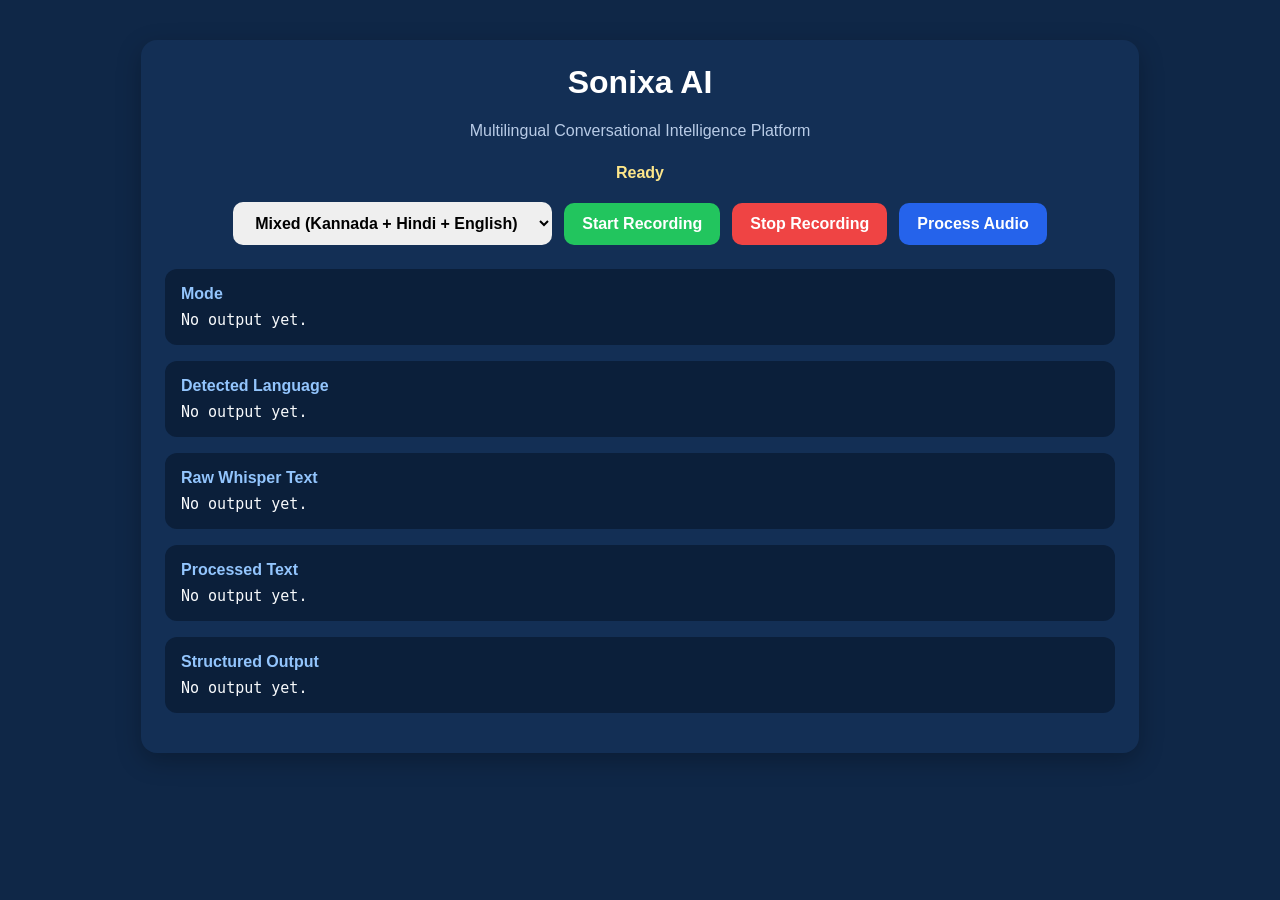
<file: static/index.html>
<!DOCTYPE html>
<html lang="en">
<head>
  <meta charset="UTF-8" />
  <meta name="viewport" content="width=device-width, initial-scale=1.0" />
  <title>Sonixa AI</title>
  <style>
    body {
      font-family: Arial, sans-serif;
      background: #0f2747;
      color: white;
      margin: 0;
      padding: 0;
    }

    .container {
      max-width: 950px;
      margin: 40px auto;
      background: #132f55;
      padding: 24px;
      border-radius: 16px;
      box-shadow: 0 8px 24px rgba(0,0,0,0.25);
    }

    h1 {
      margin-top: 0;
      text-align: center;
      color: white;
    }

    .subtitle {
      text-align: center;
      color: #b8cbe6;
      margin-bottom: 24px;
    }

    .status {
      text-align: center;
      margin-bottom: 20px;
      color: #fde68a;
      font-weight: bold;
    }

    .controls {
      display: flex;
      gap: 12px;
      justify-content: center;
      flex-wrap: wrap;
      margin-bottom: 24px;
      align-items: center;
    }

    button, select {
      padding: 12px 18px;
      border: none;
      border-radius: 10px;
      font-size: 16px;
      font-weight: bold;
    }

    button {
      cursor: pointer;
    }

    .start-btn { background: #22c55e; color: white; }
    .stop-btn { background: #ef4444; color: white; }
    .send-btn { background: #2563eb; color: white; }

    .box {
      background: #0b1f3a;
      padding: 16px;
      border-radius: 12px;
      margin-bottom: 16px;
    }

    .label {
      font-weight: bold;
      margin-bottom: 8px;
      color: #93c5fd;
    }

    pre {
      white-space: pre-wrap;
      word-wrap: break-word;
      margin: 0;
      font-size: 15px;
      color: #f8fafc;
    }
  </style>
</head>
<body>
  <div class="container">
    <h1>Sonixa AI</h1>
    <div class="subtitle">Multilingual Conversational Intelligence Platform</div>

    <div class="status" id="status">Ready</div>

    <div class="controls">
      <select id="modeSelect">
        <option value="mixed">Mixed (Kannada + Hindi + English)</option>
        <option value="hindi">Hindi-English</option>
        <option value="kannada">Kannada-English</option>
        <option value="english">English</option>
      </select>

      <button class="start-btn" id="startBtn">Start Recording</button>
      <button class="stop-btn" id="stopBtn" disabled>Stop Recording</button>
      <button class="send-btn" id="sendBtn" disabled>Process Audio</button>
    </div>

    <div class="box">
      <div class="label">Mode</div>
      <pre id="modeOutput">No output yet.</pre>
    </div>

    <div class="box">
      <div class="label">Detected Language</div>
      <pre id="detectedLanguage">No output yet.</pre>
    </div>

    <div class="box">
      <div class="label">Raw Whisper Text</div>
      <pre id="rawText">No output yet.</pre>
    </div>

    <div class="box">
      <div class="label">Processed Text</div>
      <pre id="processedText">No output yet.</pre>
    </div>

    <div class="box">
      <div class="label">Structured Output</div>
      <pre id="structuredOutput">No output yet.</pre>
    </div>
  </div>

  <script>
    let mediaRecorder;
    let audioChunks = [];
    let recordedBlob = null;

    const statusEl = document.getElementById("status");
    const modeOutputEl = document.getElementById("modeOutput");
    const detectedLanguageEl = document.getElementById("detectedLanguage");
    const rawTextEl = document.getElementById("rawText");
    const processedTextEl = document.getElementById("processedText");
    const structuredOutputEl = document.getElementById("structuredOutput");
    const modeSelect = document.getElementById("modeSelect");

    const startBtn = document.getElementById("startBtn");
    const stopBtn = document.getElementById("stopBtn");
    const sendBtn = document.getElementById("sendBtn");

    startBtn.addEventListener("click", async () => {
      try {
        const stream = await navigator.mediaDevices.getUserMedia({
          audio: {
            echoCancellation: true,
            noiseSuppression: true,
            autoGainControl: true
          }
        });

        audioChunks = [];
        mediaRecorder = new MediaRecorder(stream, {
          mimeType: "audio/webm"
        });

        mediaRecorder.ondataavailable = event => {
          if (event.data.size > 0) {
            audioChunks.push(event.data);
          }
        };

        mediaRecorder.onstop = () => {
          recordedBlob = new Blob(audioChunks, { type: "audio/webm" });
          sendBtn.disabled = false;
          statusEl.textContent = "Recording stopped. Ready to process.";
        };

        mediaRecorder.start();
        statusEl.textContent = "Recording...";
        startBtn.disabled = true;
        stopBtn.disabled = false;
        sendBtn.disabled = true;
      } catch (error) {
        statusEl.textContent = "Microphone access denied or unavailable.";
        console.error(error);
      }
    });

    stopBtn.addEventListener("click", () => {
      if (mediaRecorder && mediaRecorder.state !== "inactive") {
        mediaRecorder.stop();
        stopBtn.disabled = true;
        startBtn.disabled = false;
      }
    });

    sendBtn.addEventListener("click", async () => {
      if (!recordedBlob) {
        statusEl.textContent = "No recording found.";
        return;
      }

      statusEl.textContent = "Processing audio...";
      modeOutputEl.textContent = "Processing...";
      detectedLanguageEl.textContent = "Processing...";
      rawTextEl.textContent = "Processing...";
      processedTextEl.textContent = "Processing...";
      structuredOutputEl.textContent = "Processing...";

      const formData = new FormData();
      formData.append("file", recordedBlob, "recording.webm");
      formData.append("mode", modeSelect.value);

      try {
        const response = await fetch("/process-audio", {
          method: "POST",
          body: formData
        });

        const data = await response.json();

        if (data.error) {
          statusEl.textContent = "Error while processing.";
          structuredOutputEl.textContent = data.error;
          return;
        }

        statusEl.textContent = "Done";
        modeOutputEl.textContent = data.mode || "unknown";
        detectedLanguageEl.textContent = data.detected_language || "unknown";
        rawTextEl.textContent = data.raw_text || "No text returned";
        processedTextEl.textContent = data.processed_text || "No text returned";
        structuredOutputEl.textContent = JSON.stringify(data.structured_output, null, 2);
      } catch (error) {
        statusEl.textContent = "Request failed.";
        structuredOutputEl.textContent = error.toString();
      }
    });
  </script>
</body>
</html>
</file>
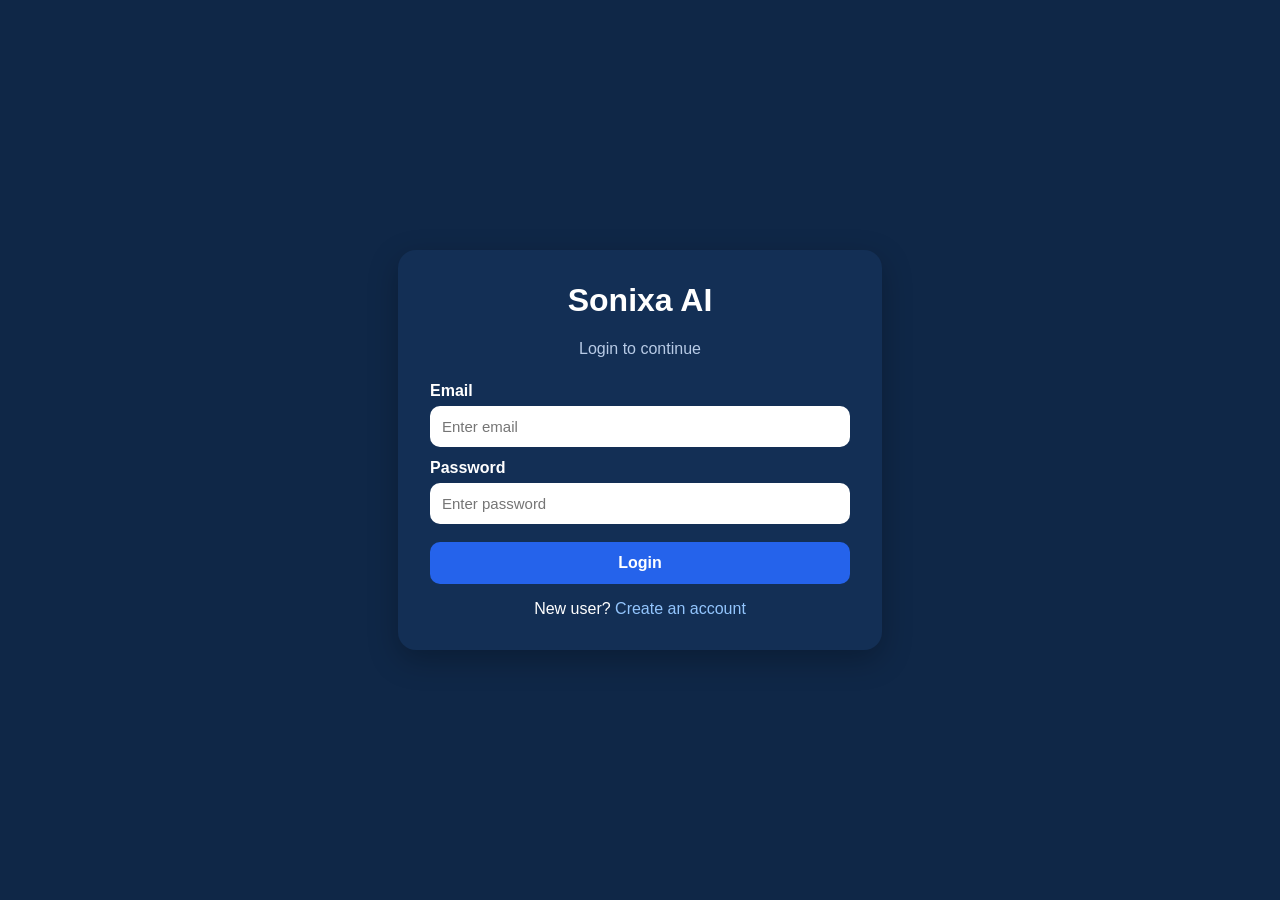
<file: static/dashboard.html>
<!DOCTYPE html>
<html lang="en">
<head>
  <meta charset="UTF-8" />
  <meta name="viewport" content="width=device-width, initial-scale=1.0" />
  <title>Sonixa AI - Dashboard</title>
  <style>
    body {
      margin: 0;
      font-family: Arial, sans-serif;
      background: #0f2747;
      color: white;
    }
    .topbar {
      display: flex;
      justify-content: space-between;
      align-items: center;
      padding: 18px 28px;
      background: #132f55;
      box-shadow: 0 4px 12px rgba(0,0,0,0.2);
    }
    .topbar h1 { margin: 0; font-size: 28px; }
    .actions {
      display: flex;
      gap: 12px;
      align-items: center;
      flex-wrap: wrap;
    }
    .badge {
      background: #1d4ed8;
      padding: 8px 12px;
      border-radius: 999px;
      font-weight: bold;
    }
    .btn {
      padding: 10px 14px;
      border: none;
      border-radius: 10px;
      cursor: pointer;
      font-weight: bold;
    }
    .navbtn { background: #2563eb; color: white; }
    .logout { background: #ef4444; color: white; }

    .container {
      max-width: 1100px;
      margin: 30px auto;
      background: #132f55;
      padding: 24px;
      border-radius: 18px;
    }

    .status {
      text-align: center;
      color: #fde68a;
      font-weight: bold;
      margin-bottom: 18px;
    }

    .controls {
      display: flex;
      gap: 12px;
      justify-content: center;
      flex-wrap: wrap;
      margin-bottom: 20px;
      align-items: center;
    }

    select {
      padding: 12px;
      border-radius: 10px;
      border: none;
      font-size: 15px;
    }

    button.main-btn {
      padding: 12px 18px;
      border: none;
      border-radius: 10px;
      font-size: 16px;
      font-weight: bold;
      cursor: pointer;
    }

    .start-btn { background: #22c55e; color: white; }
    .stop-btn { background: #ef4444; color: white; }
    .send-btn { background: #2563eb; color: white; }
    .save-btn { background: #f59e0b; color: black; width: 100%; margin-top: 18px; }
    .print-btn { background: #22c55e; color: black; width: 100%; margin-top: 10px; }

    .box {
      background: #0b1f3a;
      padding: 16px;
      border-radius: 12px;
      margin-bottom: 16px;
    }

    .label {
      font-weight: bold;
      margin-bottom: 8px;
      color: #93c5fd;
    }

    pre {
      white-space: pre-wrap;
      word-wrap: break-word;
      margin: 0;
      font-size: 15px;
      color: #f8fafc;
    }

    .grid {
      display: grid;
      grid-template-columns: repeat(2, 1fr);
      gap: 16px;
    }

    input, textarea {
      width: 100%;
      padding: 12px;
      border-radius: 10px;
      border: none;
      box-sizing: border-box;
      margin-top: 6px;
      font-size: 15px;
    }

    textarea {
      min-height: 90px;
      resize: vertical;
    }

    .hidden {
      display: none;
    }
  </style>
</head>
<body>
  <div class="topbar">
    <h1>Sonixa AI</h1>
    <div class="actions">
      <div class="badge" id="domainBadge">domain</div>
      <button class="btn navbtn" id="historyBtn" onclick="goHistory()">History</button>
      <button class="btn navbtn" onclick="goBack()">Back</button>
      <button class="btn logout" onclick="logout()">Logout</button>
    </div>
  </div>

  <div class="container">
    <div class="status" id="status">Ready</div>

    <div class="controls">
      <select id="languageHint">
        <option value="auto">Auto Detect</option>
        <option value="kannada">Kannada Priority</option>
        <option value="hindi">Hindi Priority</option>
        <option value="english">English Priority</option>
      </select>

      <button class="main-btn start-btn" id="startBtn">Start Recording</button>
      <button class="main-btn stop-btn" id="stopBtn" disabled>Stop Recording</button>
      <button class="main-btn send-btn" id="sendBtn" disabled>Process Audio</button>
    </div>

    <div class="box">
      <div class="label">Current Context</div>
      <pre id="recordContext">New record flow</pre>
    </div>

    <div class="box">
      <div class="label">Detected Language</div>
      <pre id="detectedLanguage">No output yet.</pre>
    </div>

    <div class="box">
      <div class="label">Raw Whisper Text</div>
      <pre id="rawText">No output yet.</pre>
    </div>

    <div class="box">
      <div class="label">Processed Text</div>
      <pre id="processedText">No output yet.</pre>
    </div>

    <div class="box" id="healthcareReportBox">
      <div class="label">Editable Final Report</div>

      <div class="grid">
        <div>
          <label>Symptoms (comma separated)</label>
          <input type="text" id="symptoms">
        </div>
        <div>
          <label>Duration</label>
          <input type="text" id="duration">
        </div>
        <div>
          <label>Body Part (comma separated)</label>
          <input type="text" id="bodyPart">
        </div>
        <div>
          <label>Severity</label>
          <input type="text" id="severity">
        </div>
      </div>

      <div style="margin-top:16px;">
        <label>Past History</label>
        <textarea id="pastHistory"></textarea>
      </div>

      <div style="margin-top:16px;">
        <label>Observations</label>
        <textarea id="observations"></textarea>
      </div>

      <div style="margin-top:16px;">
        <label>Probable Status</label>
        <input type="text" id="probableStatus">
      </div>

      <div style="margin-top:16px;">
        <label>Treatment Advice</label>
        <textarea id="treatmentAdvice"></textarea>
      </div>

      <div style="margin-top:16px;">
        <label>Notes</label>
        <textarea id="notes"></textarea>
      </div>
    </div>

    <div class="box hidden" id="financeReportBox">
      <div class="label">Editable Finance Report</div>

      <div class="grid">
        <div>
          <label>Payment Status</label>
          <input type="text" id="paymentStatus">
        </div>
        <div>
          <label>Amount</label>
          <input type="text" id="amount">
        </div>
        <div>
          <label>Payment Mode</label>
          <input type="text" id="paymentMode">
        </div>
        <div>
          <label>Payment Date</label>
          <input type="text" id="paymentDate">
        </div>
      </div>

      <div style="margin-top:16px;">
        <label>Reason for Payment</label>
        <textarea id="reasonForPayment"></textarea>
      </div>

      <div style="margin-top:16px;">
        <label>Account / Loan Confirmation</label>
        <input type="text" id="accountLoanConfirmation">
      </div>

      <div style="margin-top:16px;">
        <label>Executive Notes</label>
        <textarea id="executiveNotes"></textarea>
      </div>
    </div>

    <div class="box" id="healthcareInfoBox">
      <div class="label">Patient Details (save after conversation)</div>

      <div class="grid">
        <div>
          <label>Patient Name</label>
          <input type="text" id="patientName">
        </div>
        <div>
          <label>Age</label>
          <input type="text" id="patientAge">
        </div>
        <div>
          <label>Gender</label>
          <input type="text" id="patientGender">
        </div>
        <div>
          <label>Phone</label>
          <input type="text" id="patientPhone">
        </div>
      </div>

      <div style="margin-top:16px;">
        <label>Patient Notes</label>
        <textarea id="patientNotes"></textarea>
      </div>
    </div>

    <div class="box hidden" id="financeInfoBox">
      <div class="label">Account Holder Details</div>

      <div class="grid">
        <div>
          <label>Account Holder Name</label>
          <input type="text" id="accountHolderName">
        </div>
        <div>
          <label>Account / Loan Number</label>
          <input type="text" id="accountNumber">
        </div>
        <div>
          <label>Contact Number</label>
          <input type="text" id="contactNumber">
        </div>
        <div>
          <label>General Notes</label>
          <input type="text" id="financeNotes">
        </div>
      </div>
    </div>

    <button class="main-btn save-btn" id="saveBtn">Save Record + Conversation</button>
    <button class="main-btn print-btn" onclick="printReport()">🖨️ Print Report</button>
  </div>

  <script>
    const token = localStorage.getItem("sonixa_token");
    const domain = localStorage.getItem("sonixa_domain") || "healthcare";
    const selectedPatientData = localStorage.getItem("selected_patient_data");

    if (!token) {
      window.location.href = "/static/login.html";
    }

    document.getElementById("domainBadge").textContent = domain;

    const healthcareReportBox = document.getElementById("healthcareReportBox");
    const financeReportBox = document.getElementById("financeReportBox");
    const healthcareInfoBox = document.getElementById("healthcareInfoBox");
    const financeInfoBox = document.getElementById("financeInfoBox");

    if (domain === "finance") {
      healthcareReportBox.classList.add("hidden");
      healthcareInfoBox.classList.add("hidden");
      financeReportBox.classList.remove("hidden");
      financeInfoBox.classList.remove("hidden");

      if (selectedPatientData) {
        try {
          const record = JSON.parse(selectedPatientData);
          document.getElementById("recordContext").textContent =
            `Existing finance record selected: ${record.display_name || record.account_holder_name || "-"} | Contact: ${record.contact_number || "-"}`;

          document.getElementById("accountHolderName").value = record.display_name || "";
          document.getElementById("accountNumber").value = record.account_number || "";
          document.getElementById("contactNumber").value = record.contact_number || "";
          document.getElementById("financeNotes").value = record.notes || "";
        } catch (e) {
          localStorage.removeItem("selected_patient_data");
        }
      } else {
        document.getElementById("recordContext").textContent = "New finance record flow";
      }
    } else if (selectedPatientData) {
      try {
        const patient = JSON.parse(selectedPatientData);
        document.getElementById("recordContext").textContent =
          `Existing patient selected: ${patient.display_name || patient.name} | Phone: ${patient.phone || "-"}`;

        document.getElementById("patientName").value = patient.display_name || "";
        document.getElementById("patientAge").value = patient.age || "";
        document.getElementById("patientGender").value = patient.gender || "";
        document.getElementById("patientPhone").value = patient.phone || "";
        document.getElementById("patientNotes").value = patient.notes || "";
      } catch (e) {
        localStorage.removeItem("selected_patient_data");
      }
    }

    let mediaRecorder;
    let audioChunks = [];
    let recordedBlob = null;

    let latestDetectedLanguage = "";
    let latestRawText = "";
    let latestProcessedText = "";
    let latestStructuredOutput = {};

    const statusEl = document.getElementById("status");
    const detectedLanguageEl = document.getElementById("detectedLanguage");
    const rawTextEl = document.getElementById("rawText");
    const processedTextEl = document.getElementById("processedText");

    document.getElementById("startBtn").addEventListener("click", async () => {
      try {
        const stream = await navigator.mediaDevices.getUserMedia({
          audio: {
            echoCancellation: true,
            noiseSuppression: true,
            autoGainControl: true
          }
        });

        audioChunks = [];
        mediaRecorder = new MediaRecorder(stream, { mimeType: "audio/webm" });

        mediaRecorder.ondataavailable = event => {
          if (event.data.size > 0) audioChunks.push(event.data);
        };

        mediaRecorder.onstop = () => {
          recordedBlob = new Blob(audioChunks, { type: "audio/webm" });
          document.getElementById("sendBtn").disabled = false;
          statusEl.textContent = "Recording stopped. Ready to process.";
        };

        mediaRecorder.start();
        statusEl.textContent = "Recording...";
        document.getElementById("startBtn").disabled = true;
        document.getElementById("stopBtn").disabled = false;
        document.getElementById("sendBtn").disabled = true;
      } catch (error) {
        statusEl.textContent = "Microphone access denied or unavailable.";
        console.error(error);
      }
    });

    document.getElementById("stopBtn").addEventListener("click", () => {
      if (mediaRecorder && mediaRecorder.state !== "inactive") {
        mediaRecorder.stop();
        document.getElementById("stopBtn").disabled = true;
        document.getElementById("startBtn").disabled = false;
      }
    });

    document.getElementById("sendBtn").addEventListener("click", async () => {
      if (!recordedBlob) {
        statusEl.textContent = "No recording found.";
        return;
      }

      statusEl.textContent = "Processing audio...";
      detectedLanguageEl.textContent = "Processing...";
      rawTextEl.textContent = "Processing...";
      processedTextEl.textContent = "Processing...";

      const formData = new FormData();
      formData.append("file", recordedBlob, "recording.webm");
      formData.append("domain", domain);
      formData.append("language_hint", document.getElementById("languageHint").value);

      try {
        const response = await fetch("/process-audio", {
          method: "POST",
          headers: {
            "Authorization": "Bearer " + token
          },
          body: formData
        });

        const data = await response.json();

        if (data.error) {
          statusEl.textContent = "Error while processing.";
          processedTextEl.textContent = data.error;
          return;
        }

        latestDetectedLanguage = data.detected_language || "";
        latestRawText = data.raw_text || "";
        latestProcessedText = data.processed_text || "";
        latestStructuredOutput = data.structured_output || {};

        detectedLanguageEl.textContent = latestDetectedLanguage;
        rawTextEl.textContent = latestRawText;
        processedTextEl.textContent = latestProcessedText;

        if (domain === "finance") {
          document.getElementById("paymentStatus").value = latestStructuredOutput.payment_status || "";
          document.getElementById("amount").value = latestStructuredOutput.amount || "";
          document.getElementById("paymentMode").value = latestStructuredOutput.payment_mode || "";
          document.getElementById("paymentDate").value = latestStructuredOutput.payment_date || "";
          document.getElementById("reasonForPayment").value = latestStructuredOutput.reason_for_payment || "";
          document.getElementById("accountLoanConfirmation").value = latestStructuredOutput.account_or_loan_confirmation || "";
          document.getElementById("executiveNotes").value = latestStructuredOutput.executive_notes || "";
        } else {
          document.getElementById("symptoms").value = (latestStructuredOutput.symptoms || []).join(", ");
          document.getElementById("duration").value = latestStructuredOutput.duration || "";
          document.getElementById("bodyPart").value = (latestStructuredOutput.body_part || []).join(", ");
          document.getElementById("severity").value = latestStructuredOutput.severity || "";
          document.getElementById("pastHistory").value = latestStructuredOutput.past_history || "";
          document.getElementById("observations").value = latestStructuredOutput.observations || "";
          document.getElementById("probableStatus").value = latestStructuredOutput.probable_status || "";
          document.getElementById("treatmentAdvice").value = latestStructuredOutput.treatment_advice || "";
          document.getElementById("notes").value = latestStructuredOutput.notes || "";
        }

        statusEl.textContent = "Conversation processed. Review and save.";
      } catch (error) {
        statusEl.textContent = "Request failed.";
        console.error(error);
      }
    });

    document.getElementById("saveBtn").addEventListener("click", async () => {
      let payload = {
        domain: domain,
        detected_language: latestDetectedLanguage,
        raw_text: latestRawText,
        processed_text: latestProcessedText,
        structured_output: latestStructuredOutput
      };

      if (domain === "finance") {
        payload.account_holder_name = document.getElementById("accountHolderName").value.trim();
        payload.account_number = document.getElementById("accountNumber").value.trim() || null;
        payload.contact_number = document.getElementById("contactNumber").value.trim() || null;
        payload.finance_notes = document.getElementById("financeNotes").value.trim() || null;

        payload.final_report = {
          payment_status: document.getElementById("paymentStatus").value.trim() || null,
          amount: document.getElementById("amount").value.trim() || null,
          payment_mode: document.getElementById("paymentMode").value.trim() || null,
          payment_date: document.getElementById("paymentDate").value.trim() || null,
          reason_for_payment: document.getElementById("reasonForPayment").value.trim() || null,
          account_or_loan_confirmation: document.getElementById("accountLoanConfirmation").value.trim() || null,
          executive_notes: document.getElementById("executiveNotes").value.trim() || ""
        };

        if (!payload.account_holder_name) {
          statusEl.textContent = "Account holder name is required.";
          return;
        }
      } else {
        payload.patient_name = document.getElementById("patientName").value.trim();
        payload.patient_age = document.getElementById("patientAge").value.trim() || null;
        payload.patient_gender = document.getElementById("patientGender").value.trim() || null;
        payload.patient_phone = document.getElementById("patientPhone").value.trim() || null;
        payload.patient_notes = document.getElementById("patientNotes").value.trim() || null;

        payload.final_report = {
          symptoms: document.getElementById("symptoms").value.split(",").map(x => x.trim()).filter(Boolean),
          duration: document.getElementById("duration").value.trim() || null,
          body_part: document.getElementById("bodyPart").value.split(",").map(x => x.trim()).filter(Boolean),
          severity: document.getElementById("severity").value.trim() || null,
          past_history: document.getElementById("pastHistory").value.trim() || null,
          observations: document.getElementById("observations").value.trim() || null,
          probable_status: document.getElementById("probableStatus").value.trim() || null,
          treatment_advice: document.getElementById("treatmentAdvice").value.trim() || null,
          notes: document.getElementById("notes").value.trim() || ""
        };

        if (!payload.patient_name) {
          statusEl.textContent = "Patient name is required.";
          return;
        }
      }

      statusEl.textContent = "Saving record and conversation...";

      try {
        const response = await fetch("/save-conversation", {
          method: "POST",
          headers: {
            "Content-Type": "application/json",
            "Authorization": "Bearer " + token
          },
          body: JSON.stringify(payload)
        });

        const data = await response.json();

        if (data.error) {
          statusEl.textContent = "Error while saving.";
          return;
        }

        statusEl.textContent = "Record and conversation saved successfully.";

        localStorage.removeItem("selected_patient_id");
        localStorage.removeItem("selected_patient_phone");
        localStorage.removeItem("selected_patient_data");
      } catch (error) {
        statusEl.textContent = "Save failed.";
        console.error(error);
      }
    });

    function printReport() {
      let title = "Sonixa Report";
      let detailsHtml = "";
      let reportHtml = "";

      if (domain === "finance") {
        title = "Sonixa Finance Report";

        detailsHtml = `
          <div class="row"><span class="label">Account Holder Name:</span> ${document.getElementById("accountHolderName").value || "-"}</div>
          <div class="row"><span class="label">Account / Loan Number:</span> ${document.getElementById("accountNumber").value || "-"}</div>
          <div class="row"><span class="label">Contact Number:</span> ${document.getElementById("contactNumber").value || "-"}</div>
          <div class="row"><span class="label">General Notes:</span> ${document.getElementById("financeNotes").value || "-"}</div>
        `;

        reportHtml = `
          <div class="row"><span class="label">Payment Status:</span> ${document.getElementById("paymentStatus").value || "-"}</div>
          <div class="row"><span class="label">Amount:</span> ${document.getElementById("amount").value || "-"}</div>
          <div class="row"><span class="label">Payment Mode:</span> ${document.getElementById("paymentMode").value || "-"}</div>
          <div class="row"><span class="label">Payment Date:</span> ${document.getElementById("paymentDate").value || "-"}</div>
          <div class="row"><span class="label">Reason for Payment:</span> ${document.getElementById("reasonForPayment").value || "-"}</div>
          <div class="row"><span class="label">Account / Loan Confirmation:</span> ${document.getElementById("accountLoanConfirmation").value || "-"}</div>
          <div class="row"><span class="label">Executive Notes:</span> ${document.getElementById("executiveNotes").value || "-"}</div>
        `;
      } else {
        title = "Sonixa Patient Report";

        detailsHtml = `
          <div class="row"><span class="label">Patient Name:</span> ${document.getElementById("patientName").value || "-"}</div>
          <div class="row"><span class="label">Age:</span> ${document.getElementById("patientAge").value || "-"}</div>
          <div class="row"><span class="label">Gender:</span> ${document.getElementById("patientGender").value || "-"}</div>
          <div class="row"><span class="label">Phone:</span> ${document.getElementById("patientPhone").value || "-"}</div>
          <div class="row"><span class="label">Patient Notes:</span> ${document.getElementById("patientNotes").value || "-"}</div>
        `;

        reportHtml = `
          <div class="row"><span class="label">Symptoms:</span> ${document.getElementById("symptoms").value || "-"}</div>
          <div class="row"><span class="label">Duration:</span> ${document.getElementById("duration").value || "-"}</div>
          <div class="row"><span class="label">Body Part:</span> ${document.getElementById("bodyPart").value || "-"}</div>
          <div class="row"><span class="label">Severity:</span> ${document.getElementById("severity").value || "-"}</div>
          <div class="row"><span class="label">Past History:</span> ${document.getElementById("pastHistory").value || "-"}</div>
          <div class="row"><span class="label">Observations:</span> ${document.getElementById("observations").value || "-"}</div>
          <div class="row"><span class="label">Probable Status:</span> ${document.getElementById("probableStatus").value || "-"}</div>
          <div class="row"><span class="label">Treatment Advice:</span> ${document.getElementById("treatmentAdvice").value || "-"}</div>
          <div class="row"><span class="label">Doctor Notes:</span> ${document.getElementById("notes").value || "-"}</div>
        `;
      }

      const printWindow = window.open("", "_blank");

      printWindow.document.write(`
        <html>
          <head>
            <title>${title}</title>
            <style>
              body {
                font-family: Arial, sans-serif;
                padding: 32px;
                color: #000;
              }
              h1, h2 {
                margin-bottom: 8px;
              }
              .section {
                margin-top: 20px;
              }
              .label {
                font-weight: bold;
              }
              .row {
                margin-bottom: 10px;
              }
              hr {
                margin: 20px 0;
              }
            </style>
          </head>
          <body>
            <h1>Sonixa AI</h1>
            <h2>${title}</h2>
            <hr />
            <div class="section">${detailsHtml}</div>
            <hr />
            <div class="section">${reportHtml}</div>
          </body>
        </html>
      `);

      printWindow.document.close();
      printWindow.focus();
      printWindow.print();
    }

    function logout() {
      localStorage.removeItem("sonixa_token");
      localStorage.removeItem("sonixa_user");
      localStorage.removeItem("sonixa_domain");
      localStorage.removeItem("selected_patient_id");
      localStorage.removeItem("selected_patient_phone");
      localStorage.removeItem("selected_patient_data");
      window.location.href = "/static/login.html";
    }

    function goHistory() {
      if (domain === "finance") {
        window.location.href = "/static/finance_history.html";
      } else {
        window.location.href = "/static/patients.html";
      }
    }

    function goBack() {
      window.location.href = "/static/patient_entry.html";
    }
  </script>
</body>
</html>
</file>
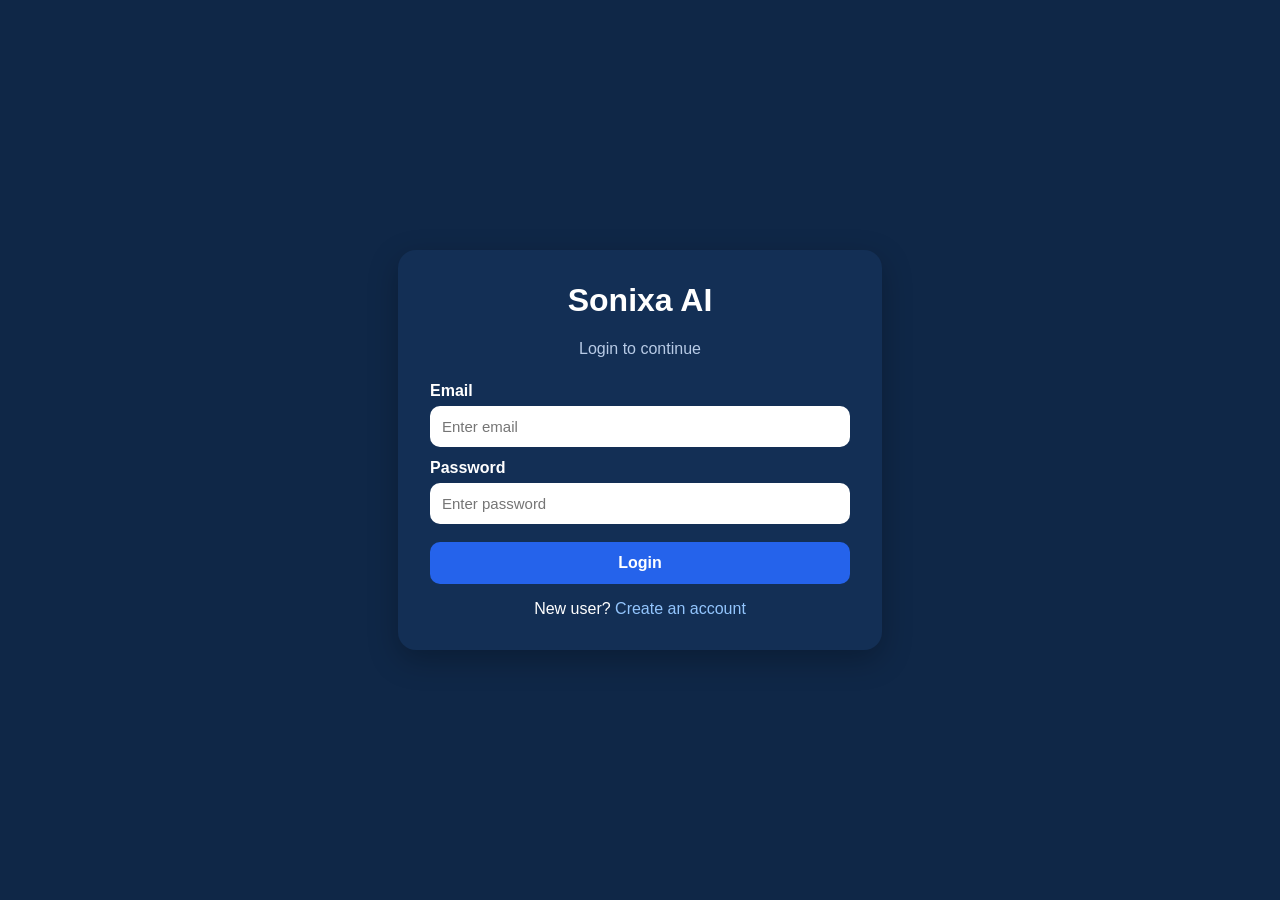
<file: static/domain.html>
<!DOCTYPE html>
<html lang="en">
<head>
  <meta charset="UTF-8" />
  <meta name="viewport" content="width=device-width, initial-scale=1.0" />
  <title>Sonixa AI - Select Domain</title>
  <style>
    body {
      margin: 0;
      font-family: Arial, sans-serif;
      background: #0f2747;
      color: white;
      min-height: 100vh;
      display: flex;
      justify-content: center;
      align-items: center;
    }
    .card {
      width: 100%;
      max-width: 760px;
      background: #132f55;
      padding: 32px;
      border-radius: 18px;
      box-shadow: 0 10px 30px rgba(0,0,0,0.25);
      text-align: center;
      position: relative;
    }
    h1 { margin-top: 0; }
    .subtitle { color: #b8cbe6; margin-bottom: 30px; }
    .grid {
      display: grid;
      grid-template-columns: repeat(2, 1fr);
      gap: 20px;
    }
    .domain-card {
      background: #0b1f3a;
      border-radius: 14px;
      padding: 28px;
      cursor: pointer;
      border: 2px solid transparent;
      transition: 0.2s;
      text-align: left;
    }
    .domain-card:hover {
      border-color: #60a5fa;
      transform: translateY(-2px);
    }
    .title {
      font-size: 22px;
      font-weight: bold;
      margin-bottom: 10px;
    }
    .desc { color: #cbd5e1; }
    .top-actions {
      display: flex;
      justify-content: flex-start;
      margin-bottom: 20px;
    }
    .btn {
      padding: 10px 14px;
      border: none;
      border-radius: 10px;
      cursor: pointer;
      font-weight: bold;
      background: #2563eb;
      color: white;
    }
  </style>
</head>
<body>
  <div class="card">
    <div class="top-actions">
      <button class="btn" onclick="goBack()">Back</button>
    </div>

    <h1>Select Domain</h1>
    <div class="subtitle">Choose the workflow Sonixa should use</div>

    <div class="grid">
      <div class="domain-card" onclick="selectDomain('healthcare')">
        <div class="title">Healthcare</div>
        <div class="desc">
          Doctor-patient conversation, structured clinical report, patient-wise history.
        </div>
      </div>

      <div class="domain-card" onclick="selectDomain('finance')">
        <div class="title">Finance</div>
        <div class="desc">
          Payment, verification, transaction details and conversation history.
        </div>
      </div>
    </div>
  </div>

  <script>
    const token = localStorage.getItem("sonixa_token");
    if (!token) {
      window.location.href = "/static/login.html";
    }

    function selectDomain(domain) {
      localStorage.setItem("sonixa_domain", domain);
      localStorage.removeItem("selected_patient_id");
      localStorage.removeItem("selected_patient_phone");
      localStorage.removeItem("selected_patient_data");
      window.location.href = "/static/patient_entry.html";
    }

    function goBack() {
      window.location.href = "/static/login.html";
    }
  </script>
</body>
</html>
</file>
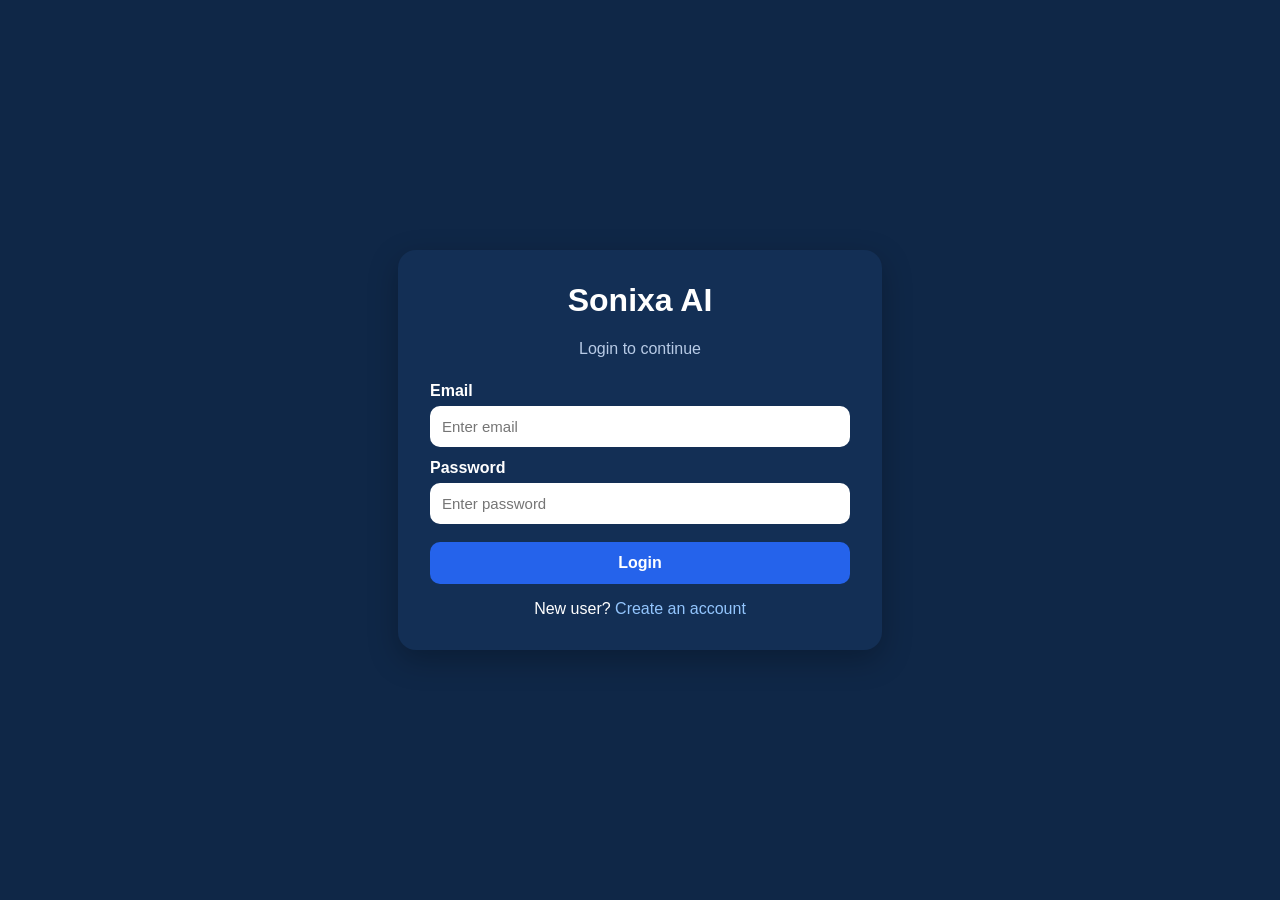
<file: static/finance_history.html>
<!DOCTYPE html>
<html lang="en">
<head>
  <meta charset="UTF-8" />
  <meta name="viewport" content="width=device-width, initial-scale=1.0"/>
  <title>Sonixa AI - Finance History</title>

  <style>
    body {
      margin: 0;
      font-family: Arial, sans-serif;
      background: #0f2747;
      color: white;
    }

    .topbar {
      display: flex;
      justify-content: space-between;
      align-items: center;
      padding: 18px 28px;
      background: #132f55;
      gap: 12px;
      flex-wrap: wrap;
    }

    .btn {
      padding: 10px 14px;
      border: none;
      border-radius: 10px;
      cursor: pointer;
      font-weight: bold;
      background: #2563eb;
      color: white;
      margin-left: 8px;
    }

    input {
      padding: 10px 12px;
      border-radius: 10px;
      border: none;
      min-width: 260px;
    }

    .container {
      max-width: 1100px;
      margin: 30px auto;
      padding: 0 18px;
      display: grid;
      grid-template-columns: 1fr 1.2fr;
      gap: 20px;
    }

    .card {
      background: #132f55;
      border-radius: 16px;
      padding: 18px;
    }

    .record-item {
      background: #0b1f3a;
      padding: 12px;
      border-radius: 10px;
      margin-bottom: 10px;
      cursor: pointer;
    }

    .section {
      margin-top: 12px;
    }

    .label {
      color: #93c5fd;
      font-weight: bold;
      margin-bottom: 6px;
    }

    pre {
      white-space: pre-wrap;
      margin: 0;
      background: #0b1f3a;
      padding: 12px;
      border-radius: 10px;
      color: #f8fafc;
    }

    .conv-card {
      background: #0b1f3a;
      border-radius: 12px;
      padding: 12px;
      margin-bottom: 12px;
    }

    .danger {
      background: #ef4444;
    }
  </style>
</head>
<body>
  <div class="topbar">
    <h2>Sonixa AI - Finance History</h2>
    <div>
      <input type="text" id="searchInput" placeholder="Search finance record..." />
      <button class="btn" onclick="loadFinanceRecords()">Search</button>
      <button class="btn" onclick="goBack()">Back</button>
    </div>
  </div>

  <div class="container">
    <div class="card">
      <h3>Finance Records</h3>
      <div id="recordList">Loading...</div>
    </div>

    <div class="card">
      <h3>Record Details & Conversations</h3>
      <div id="recordDetails">Select a finance record</div>
    </div>
  </div>

  <script>
    const token = localStorage.getItem("sonixa_token");
    if (!token) window.location.href = "/static/login.html";

    async function loadFinanceRecords() {
      const q = document.getElementById("searchInput").value.trim();
      const url = q ? `/finance-records?q=${encodeURIComponent(q)}` : "/finance-records";

      try {
        const res = await fetch(url, {
          headers: {
            "Authorization": "Bearer " + token
          }
        });

        const data = await res.json();
        const recordList = document.getElementById("recordList");

        if (data.error) {
          recordList.textContent = data.error;
          return;
        }

        const records = data.records || [];
        if (records.length === 0) {
          recordList.textContent = "No finance records found.";
          return;
        }

        recordList.innerHTML = records.map(r => `
          <div class="record-item" onclick="loadRecordDetails('${r.id}')">
            <strong>${r.display_name || r.account_holder_name || "-"}</strong><br>
            Contact: ${r.contact_number || "-"}<br>
            Account/Loan No: ${r.account_number || "-"}
          </div>
        `).join("");
      } catch (err) {
        document.getElementById("recordList").textContent = "Failed to load finance records.";
      }
    }

    async function loadRecordDetails(recordId) {
      try {
        const [recordRes, convoRes] = await Promise.all([
          fetch(`/finance-records/${recordId}`, {
            headers: { "Authorization": "Bearer " + token }
          }),
          fetch(`/finance-records/${recordId}/conversations`, {
            headers: { "Authorization": "Bearer " + token }
          })
        ]);

        const recordData = await recordRes.json();
        const convoData = await convoRes.json();

        if (recordData.error || convoData.error) {
          document.getElementById("recordDetails").textContent = "Failed to load finance record details.";
          return;
        }

        const r = recordData.record;
        const conversations = convoData.conversations || [];

        document.getElementById("recordDetails").innerHTML = `
          <div class="section">
            <div class="label">Account Holder Info</div>
            <pre>${JSON.stringify(r, null, 2)}</pre>
          </div>

          <div class="section">
            <div class="label">Past Conversations</div>
            ${
              conversations.length === 0
                ? "<div>No conversations found.</div>"
                : conversations.map(c => `
                  <div class="conv-card">
                    <div><strong>Date:</strong> ${new Date(c.created_at).toLocaleString()}</div>
                    <div><strong>Detected Language:</strong> ${c.detected_language || "-"}</div>

                    <div class="section">
                      <div class="label">Raw Text</div>
                      <pre>${c.raw_text || ""}</pre>
                    </div>

                    <div class="section">
                      <div class="label">Final Finance Report</div>
                      <pre>${JSON.stringify(c.final_report || {}, null, 2)}</pre>
                    </div>

                    <button class="btn danger" onclick="deleteConversation('${c.id}', '${r.id}')">Delete</button>
                  </div>
                `).join("")
            }
          </div>
        `;
      } catch (err) {
        document.getElementById("recordDetails").textContent = "Failed to load details.";
      }
    }

    async function deleteConversation(conversationId, recordId) {
      const ok = confirm("Delete this conversation?");
      if (!ok) return;

      try {
        const res = await fetch(`/conversations/${conversationId}`, {
          method: "DELETE",
          headers: {
            "Authorization": "Bearer " + token
          }
        });

        const data = await res.json();

        if (!res.ok || data.error) {
          alert("Delete failed");
          return;
        }

        loadRecordDetails(recordId);
      } catch (err) {
        alert("Delete request failed");
      }
    }

    function goBack() {
      window.location.href = "/static/dashboard.html";
    }

    loadFinanceRecords();
  </script>
</body>
</html>
</file>
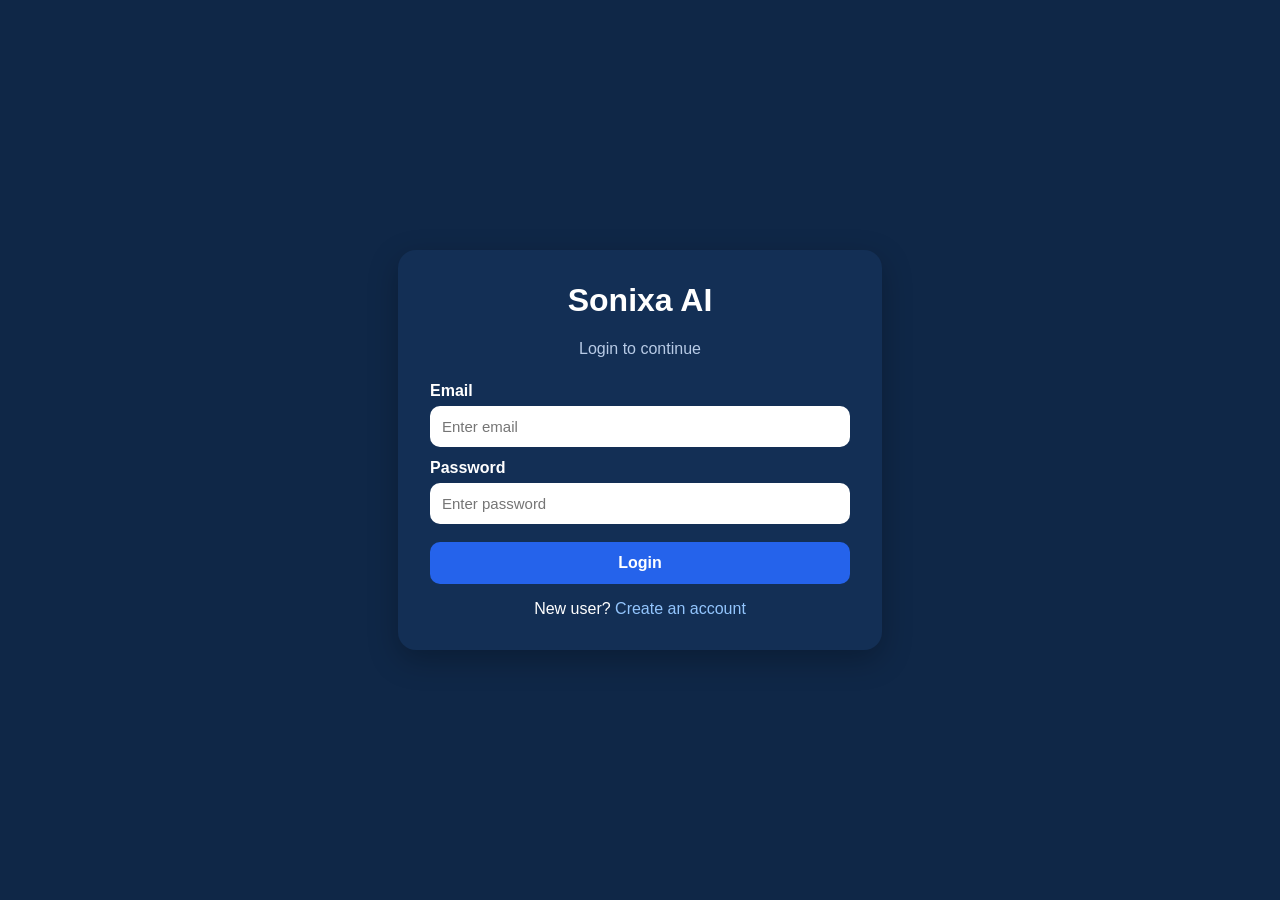
<file: static/history.html>
<!DOCTYPE html>
<html lang="en">
<head>
  <meta charset="UTF-8" />
  <meta name="viewport" content="width=device-width, initial-scale=1.0" />
  <title>Sonixa AI - History</title>
  <style>
    body {
      margin: 0;
      font-family: Arial, sans-serif;
      background: #0f2747;
      color: white;
    }
    .topbar {
      display: flex;
      justify-content: space-between;
      align-items: center;
      padding: 18px 28px;
      background: #132f55;
      gap: 12px;
      flex-wrap: wrap;
    }
    .btn {
      padding: 10px 14px;
      border: none;
      border-radius: 10px;
      cursor: pointer;
      font-weight: bold;
      background: #2563eb;
      color: white;
      margin-left: 8px;
    }
    .danger { background: #ef4444; }
    .container {
      max-width: 1100px;
      margin: 30px auto;
      padding: 0 18px;
    }
    .card {
      background: #132f55;
      border-radius: 16px;
      padding: 18px;
      margin-bottom: 18px;
    }
    .section { margin-top: 10px; }
    .label {
      color: #93c5fd;
      font-weight: bold;
      margin-bottom: 6px;
    }
    pre {
      white-space: pre-wrap;
      margin: 0;
      background: #0b1f3a;
      padding: 12px;
      border-radius: 10px;
      color: #f8fafc;
    }
    .row-actions {
      display: flex;
      justify-content: flex-end;
      margin-top: 12px;
    }
    input {
      padding: 10px 12px;
      border-radius: 10px;
      border: none;
      min-width: 260px;
    }
  </style>
</head>
<body>
  <div class="topbar">
    <h2>Sonixa AI - History</h2>
    <div>
      <input type="text" id="searchInput" placeholder="Search reports..." />
      <button class="btn" onclick="loadHistory()">Search</button>
      <button class="btn" onclick="goDashboard()">Back to Dashboard</button>
    </div>
  </div>

  <div class="container" id="historyContainer">
    Loading history...
  </div>

  <script>
    const token = localStorage.getItem("sonixa_token");
    if (!token) {
      window.location.href = "/static/login.html";
    }

    async function loadHistory() {
      const container = document.getElementById("historyContainer");
      const q = document.getElementById("searchInput").value.trim();

      try {
        const url = q ? `/history?q=${encodeURIComponent(q)}` : "/history";
        const res = await fetch(url, {
          headers: {
            "Authorization": "Bearer " + token
          }
        });

        const data = await res.json();

        if (data.error) {
          container.textContent = data.error;
          return;
        }

        const history = data.history || [];

        if (history.length === 0) {
          container.textContent = "No reports saved yet.";
          return;
        }

        container.innerHTML = history.map(item => `
          <div class="card">
            <div><strong>Domain:</strong> ${item.domain || "-"}</div>
            <div><strong>Detected Language:</strong> ${item.detected_language || "-"}</div>
            <div><strong>Created At:</strong> ${item.created_at || "-"}</div>

            <div class="section">
              <div class="label">Raw Text</div>
              <pre>${item.raw_text || ""}</pre>
            </div>

            <div class="section">
              <div class="label">Processed Text</div>
              <pre>${item.processed_text || ""}</pre>
            </div>

            <div class="section">
              <div class="label">AI Draft</div>
              <pre>${JSON.stringify(item.structured_output || {}, null, 2)}</pre>
            </div>

            <div class="section">
              <div class="label">Final Report</div>
              <pre>${JSON.stringify(item.final_report || {}, null, 2)}</pre>
            </div>

            <div class="row-actions">
              <button class="btn danger" onclick="deleteReport('${item.id}')">Delete</button>
            </div>
          </div>
        `).join("");
      } catch (err) {
        container.textContent = "Failed to load history.";
      }
    }

    async function deleteReport(reportId) {
      const confirmDelete = confirm("Are you sure you want to delete this report?");
      if (!confirmDelete) return;

      try {
        const res = await fetch(`/delete-report/${reportId}`, {
          method: "DELETE",
          headers: {
            "Authorization": "Bearer " + token
          }
        });

        const data = await res.json();

        if (data.error) {
          alert("Delete failed");
          return;
        }

        alert("Report deleted successfully");
        loadHistory();
      } catch (err) {
        alert("Delete request failed");
      }
    }

    function goDashboard() {
      window.location.href = "/static/dashboard.html";
    }

    loadHistory();
  </script>
</body>
</html>
</file>
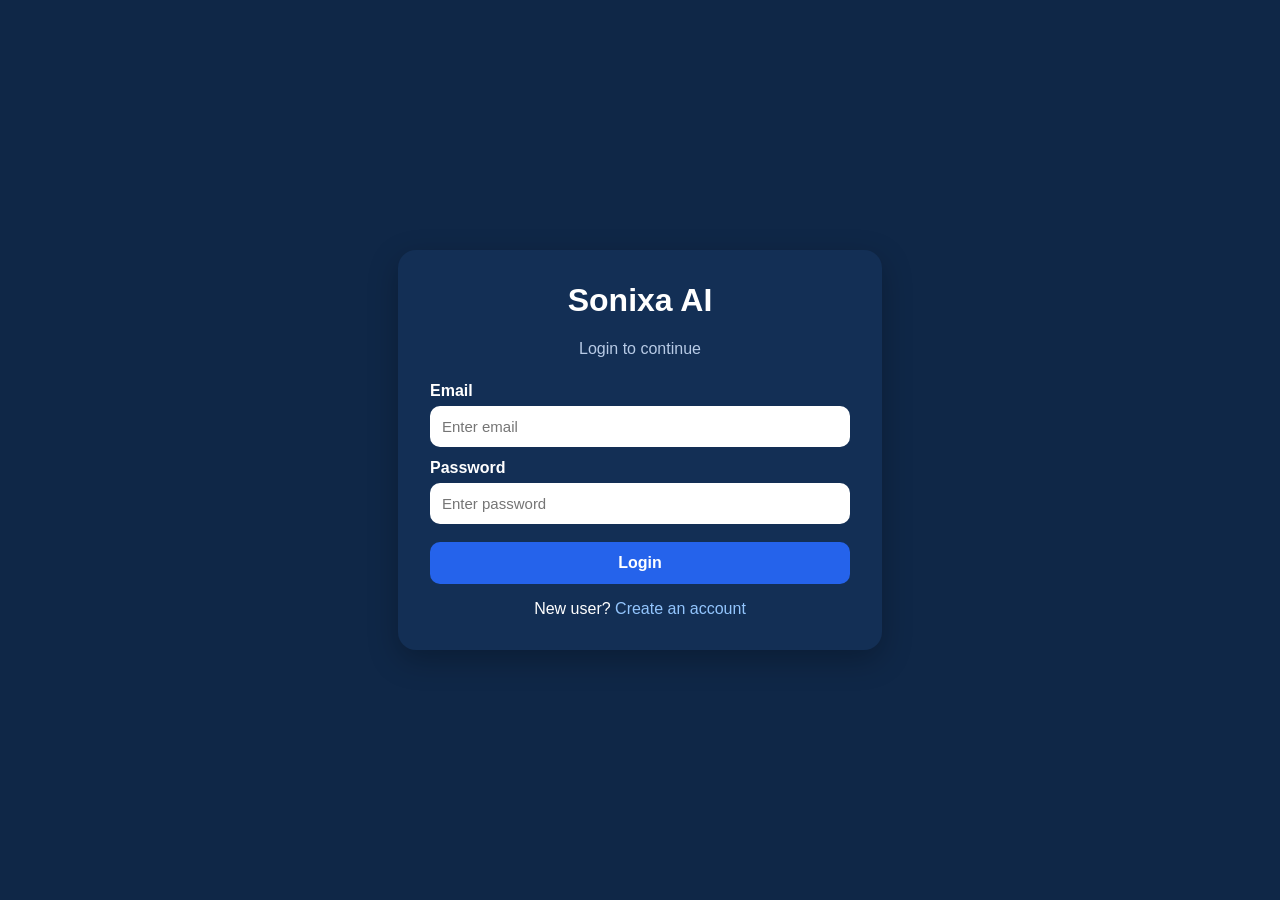
<file: static/login.html>
<!DOCTYPE html>
<html lang="en">
<head>
  <meta charset="UTF-8" />
  <meta name="viewport" content="width=device-width, initial-scale=1.0" />
  <title>Sonixa AI - Login</title>
  <style>
    body {
      margin: 0;
      font-family: Arial, sans-serif;
      background: #0f2747;
      color: white;
      display: flex;
      justify-content: center;
      align-items: center;
      min-height: 100vh;
    }
    .card {
      width: 100%;
      max-width: 420px;
      background: #132f55;
      padding: 32px;
      border-radius: 18px;
      box-shadow: 0 10px 30px rgba(0,0,0,0.25);
    }
    h1 { margin-top: 0; text-align: center; }
    .subtitle { text-align: center; color: #b8cbe6; margin-bottom: 24px; }
    label { display: block; margin: 12px 0 6px; font-weight: bold; }
    input {
      width: 100%;
      padding: 12px;
      border-radius: 10px;
      border: none;
      font-size: 15px;
      box-sizing: border-box;
    }
    button {
      width: 100%;
      margin-top: 18px;
      padding: 12px;
      border: none;
      border-radius: 10px;
      background: #2563eb;
      color: white;
      font-size: 16px;
      font-weight: bold;
      cursor: pointer;
    }
    .link { text-align: center; margin-top: 16px; }
    .link a { color: #93c5fd; text-decoration: none; }
    .msg {
      margin-top: 14px;
      text-align: center;
      color: #fde68a;
      white-space: pre-wrap;
    }
  </style>
</head>
<body>
  <div class="card">
    <h1>Sonixa AI</h1>
    <div class="subtitle">Login to continue</div>

    <label>Email</label>
    <input type="email" id="email" placeholder="Enter email" />

    <label>Password</label>
    <input type="password" id="password" placeholder="Enter password" />

    <button id="loginBtn">Login</button>

    <div class="msg" id="msg"></div>

    <div class="link">
      New user? <a href="/static/register.html">Create an account</a>
    </div>
  </div>

  <script>
    const msg = document.getElementById("msg");

    document.getElementById("loginBtn").addEventListener("click", async () => {
      const email = document.getElementById("email").value.trim();
      const password = document.getElementById("password").value.trim();

      msg.textContent = "Logging in...";

      try {
        const res = await fetch("/login", {
          method: "POST",
          headers: { "Content-Type": "application/json" },
          body: JSON.stringify({ email, password })
        });

        const rawText = await res.text();
        let data = null;

        try {
          data = JSON.parse(rawText);
        } catch {
          data = { detail: rawText };
        }

        if (!res.ok) {
          msg.textContent = data.detail || data.error || "Login failed";
          return;
        }

        localStorage.setItem("sonixa_token", data.token);
        localStorage.setItem("sonixa_user", JSON.stringify(data.user));

        msg.textContent = "Login successful";
        window.location.href = "/static/domain.html";
      } catch (err) {
        msg.textContent = "Server error";
        console.error(err);
      }
    });
  </script>
</body>
</html>
</file>
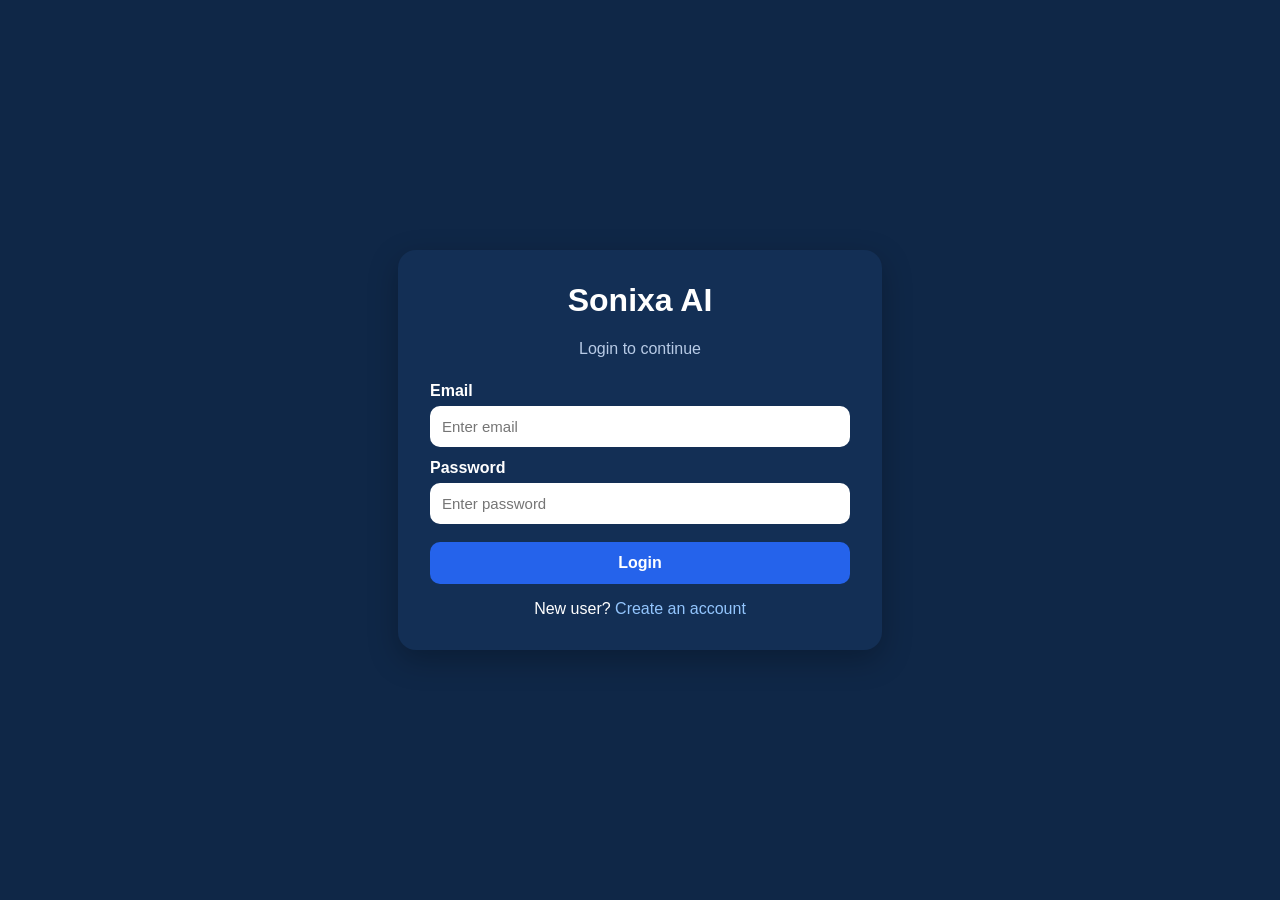
<file: static/patient_entry.html>
<!DOCTYPE html>
<html lang="en">
<head>
  <meta charset="UTF-8">
  <title>Sonixa AI - Entry</title>
  <meta name="viewport" content="width=device-width, initial-scale=1.0">

  <style>
    body {
      margin: 0;
      font-family: Arial, sans-serif;
      background: #0f2747;
      color: white;
      min-height: 100vh;
    }

    .topbar {
      display: flex;
      justify-content: space-between;
      align-items: center;
      padding: 18px 28px;
      background: #132f55;
      box-shadow: 0 4px 12px rgba(0,0,0,0.2);
    }

    .btn {
      padding: 10px 14px;
      border: none;
      border-radius: 10px;
      cursor: pointer;
      font-weight: bold;
      background: #2563eb;
      color: white;
    }

    .container {
      max-width: 1000px;
      margin: 30px auto;
      padding: 0 20px;
      display: grid;
      grid-template-columns: 1fr 1fr;
      gap: 20px;
    }

    .card {
      background: #132f55;
      padding: 24px;
      border-radius: 18px;
      box-shadow: 0 8px 22px rgba(0,0,0,0.25);
    }

    h2, h3 {
      margin-top: 0;
    }

    .option-card {
      background: #0b1f3a;
      padding: 18px;
      border-radius: 12px;
      margin: 15px 0;
      cursor: pointer;
      transition: 0.3s;
      font-size: 18px;
      font-weight: bold;
    }

    .option-card:hover {
      background: #1d4ed8;
      transform: scale(1.02);
    }

    .subtext {
      font-size: 14px;
      font-weight: normal;
      color: #dbeafe;
      margin-top: 6px;
    }

    input {
      width: 100%;
      padding: 12px;
      border-radius: 10px;
      border: none;
      margin-top: 10px;
      box-sizing: border-box;
      font-size: 15px;
    }

    .search-btn {
      margin-top: 10px;
      padding: 12px;
      border: none;
      border-radius: 10px;
      width: 100%;
      background: #22c55e;
      font-weight: bold;
      cursor: pointer;
      font-size: 15px;
    }

    .item {
      background: #0b1f3a;
      padding: 12px;
      border-radius: 10px;
      margin-bottom: 10px;
      cursor: pointer;
      transition: 0.2s;
    }

    .item:hover {
      background: #17345a;
    }

    #msg {
      margin-top: 12px;
      color: #fde68a;
      white-space: pre-wrap;
      min-height: 20px;
    }

    .section-title {
      margin-top: 24px;
      margin-bottom: 8px;
      color: #93c5fd;
      font-weight: bold;
    }
  </style>
</head>
<body>

<div class="topbar">
  <h2 id="pageTitle">Sonixa AI - Entry</h2>
  <button class="btn" onclick="goBack()">Back</button>
</div>

<div class="container">
  <div class="card">
    <h3 id="startTitle">Start Consultation</h3>

    <div class="option-card" onclick="newRecord()">
      <span id="newTitle">➕ New Patient</span>
      <div class="subtext" id="newSubtext">Start a fresh consultation and create a new patient record.</div>
    </div>

    <div class="option-card" onclick="focusSearch()">
      <span id="existingTitle">📂 Existing Patient</span>
      <div class="subtext" id="existingSubtext">Search an old patient using phone number and continue consultation.</div>
    </div>

    <div class="section-title" id="searchSectionTitle">Search Existing Patient</div>
    <input id="searchInput" placeholder="Enter patient phone number">
    <button class="search-btn" onclick="searchExisting()">Search</button>

    <div id="msg"></div>
  </div>

  <div class="card">
    <h3 id="recentTitle">Recent Patients</h3>
    <div id="recentList">Loading...</div>
  </div>
</div>

<script>
const token = localStorage.getItem("sonixa_token");
const domain = localStorage.getItem("sonixa_domain") || "healthcare";

if (!token) {
  window.location.href = "/static/login.html";
}

const ui = {
  pageTitle: document.getElementById("pageTitle"),
  startTitle: document.getElementById("startTitle"),
  newTitle: document.getElementById("newTitle"),
  newSubtext: document.getElementById("newSubtext"),
  existingTitle: document.getElementById("existingTitle"),
  existingSubtext: document.getElementById("existingSubtext"),
  searchSectionTitle: document.getElementById("searchSectionTitle"),
  searchInput: document.getElementById("searchInput"),
  recentTitle: document.getElementById("recentTitle"),
  recentList: document.getElementById("recentList"),
  msg: document.getElementById("msg")
};

if (domain === "finance") {
  ui.pageTitle.textContent = "Sonixa AI - Finance Entry";
  ui.startTitle.textContent = "Start Finance Workflow";
  ui.newTitle.textContent = "➕ New Account Holder";
  ui.newSubtext.textContent = "Start a fresh finance conversation and create a new account record.";
  ui.existingTitle.textContent = "📂 Existing Account Holder";
  ui.existingSubtext.textContent = "Search an old finance record using contact number and continue workflow.";
  ui.searchSectionTitle.textContent = "Search Existing Finance Record";
  ui.searchInput.placeholder = "Enter contact number";
  ui.recentTitle.textContent = "Recent Finance Records";
}

function newRecord() {
  localStorage.removeItem("selected_patient_id");
  localStorage.removeItem("selected_patient_phone");
  localStorage.removeItem("selected_patient_data");
  window.location.href = "/static/dashboard.html";
}

function goBack() {
  window.location.href = "/static/domain.html";
}

function focusSearch() {
  ui.searchInput.focus();
}

async function searchExisting() {
  const value = ui.searchInput.value.trim();

  if (!value) {
    ui.msg.textContent = domain === "finance"
      ? "Please enter contact number."
      : "Please enter phone number.";
    return;
  }

  ui.msg.textContent = "Searching...";

  try {
    const url = domain === "finance"
      ? `/finance-records/by-contact/${encodeURIComponent(value)}`
      : `/patients/by-phone/${encodeURIComponent(value)}`;

    const res = await fetch(url, {
      headers: {
        "Authorization": "Bearer " + token
      }
    });

    const data = await res.json();
    const record = domain === "finance" ? data.record : data.patient;

    if (!res.ok || data.error || !record) {
      ui.msg.textContent = domain === "finance"
        ? "Finance record not found."
        : "Patient not found.";
      return;
    }

    localStorage.setItem("selected_patient_id", record.id);
    localStorage.setItem("selected_patient_phone", domain === "finance" ? (record.contact_number || "") : (record.phone || ""));
    localStorage.setItem("selected_patient_data", JSON.stringify(record));

    ui.msg.textContent = "Record found. Opening dashboard...";
    window.location.href = "/static/dashboard.html";

  } catch (err) {
    ui.msg.textContent = "Search failed.";
  }
}

async function loadRecent() {
  try {
    const url = domain === "finance" ? "/finance-records" : "/patients";
    const res = await fetch(url, {
      headers: {
        "Authorization": "Bearer " + token
      }
    });

    const data = await res.json();
    const list = domain === "finance" ? (data.records || []) : (data.patients || []);

    if (data.error || list.length === 0) {
      ui.recentList.textContent = domain === "finance"
        ? "No recent finance records."
        : "No recent patients.";
      return;
    }

    ui.recentList.innerHTML = list.slice(0, 8).map(item => {
      if (domain === "finance") {
        return `
          <div class="item" onclick="openExisting('${item.id}')">
            <strong>${item.display_name || item.account_holder_name || "-"}</strong><br>
            Contact: ${item.contact_number || "-"}<br>
            Account/Loan No: ${item.account_number || "-"}
          </div>
        `;
      }

      return `
        <div class="item" onclick="openExisting('${item.id}')">
          <strong>${item.display_name || item.name}</strong><br>
          Phone: ${item.phone || "-"}<br>
          Age: ${item.age || "-"} | Gender: ${item.gender || "-"}
        </div>
      `;
    }).join("");
  } catch (err) {
    ui.recentList.textContent = "Failed to load records.";
  }
}

async function openExisting(id) {
  try {
    const url = domain === "finance" ? `/finance-records/${id}` : `/patients/${id}`;
    const res = await fetch(url, {
      headers: {
        "Authorization": "Bearer " + token
      }
    });

    const data = await res.json();
    const record = domain === "finance" ? data.record : data.patient;

    if (!res.ok || data.error || !record) {
      alert("Failed to open record.");
      return;
    }

    localStorage.setItem("selected_patient_id", record.id);
    localStorage.setItem("selected_patient_phone", domain === "finance" ? (record.contact_number || "") : (record.phone || ""));
    localStorage.setItem("selected_patient_data", JSON.stringify(record));

    window.location.href = "/static/dashboard.html";
  } catch (err) {
    alert("Failed to open record.");
  }
}

loadRecent();
</script>

</body>
</html>
</file>
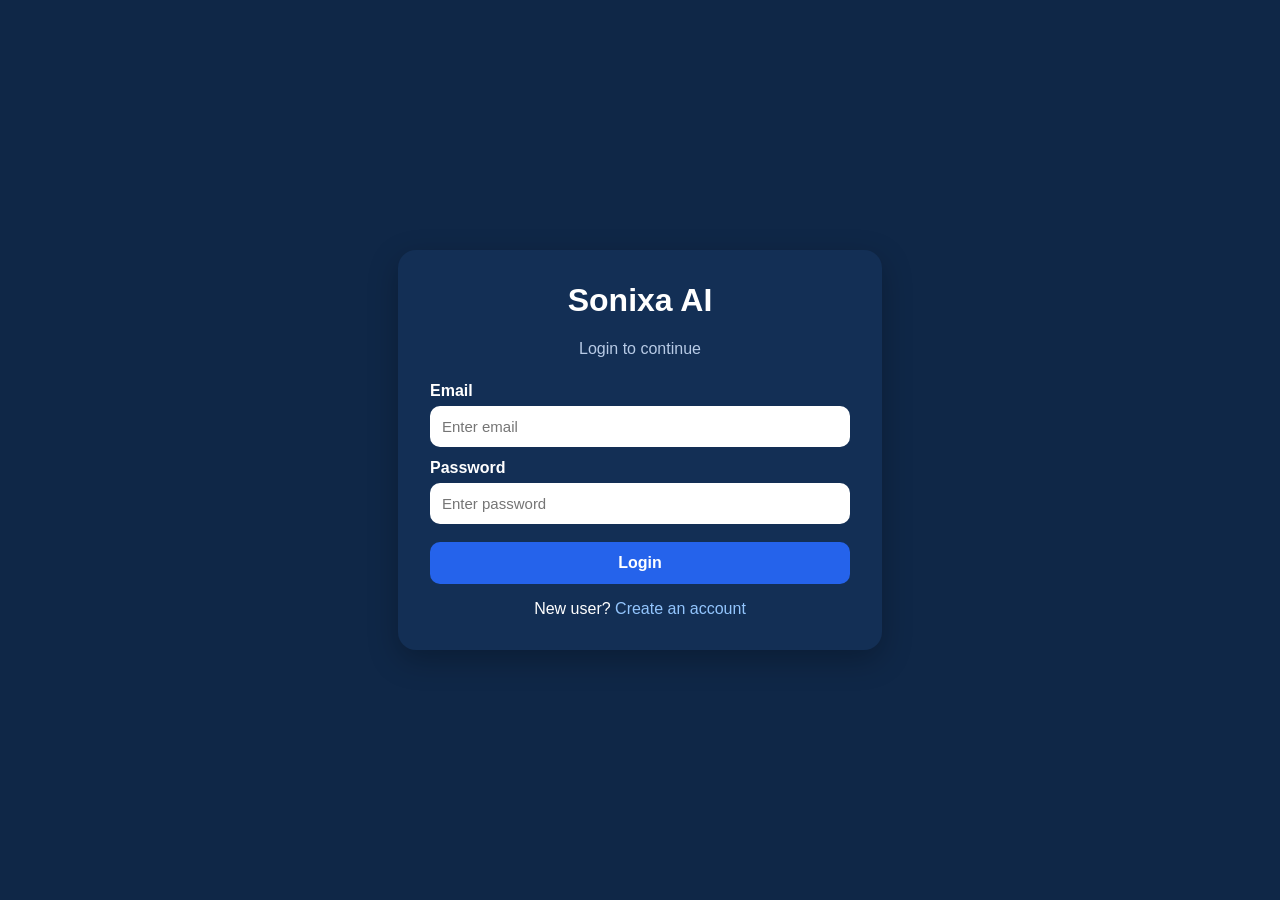
<file: static/patients.html>
<!DOCTYPE html>
<html lang="en">
<head>
  <meta charset="UTF-8" />
  <meta name="viewport" content="width=device-width, initial-scale=1.0"/>
  <title>Sonixa AI - Patients</title>

  <style>
    body {
      margin: 0;
      font-family: Arial, sans-serif;
      background: #0f2747;
      color: white;
    }

    .topbar {
      display: flex;
      justify-content: space-between;
      align-items: center;
      padding: 18px 28px;
      background: #132f55;
      gap: 12px;
      flex-wrap: wrap;
    }

    .btn {
      padding: 10px 14px;
      border: none;
      border-radius: 10px;
      cursor: pointer;
      font-weight: bold;
      background: #2563eb;
      color: white;
      margin-left: 8px;
    }

    input {
      padding: 10px 12px;
      border-radius: 10px;
      border: none;
      min-width: 260px;
    }

    .container {
      max-width: 1100px;
      margin: 30px auto;
      padding: 0 18px;
      display: grid;
      grid-template-columns: 1fr 1.2fr;
      gap: 20px;
    }

    .card {
      background: #132f55;
      border-radius: 16px;
      padding: 18px;
    }

    .patient-item {
      background: #0b1f3a;
      padding: 12px;
      border-radius: 10px;
      margin-bottom: 10px;
      cursor: pointer;
    }

    .section {
      margin-top: 12px;
    }

    .label {
      color: #93c5fd;
      font-weight: bold;
      margin-bottom: 6px;
    }

    pre {
      white-space: pre-wrap;
      margin: 0;
      background: #0b1f3a;
      padding: 12px;
      border-radius: 10px;
      color: #f8fafc;
    }

    .conv-card {
      background: #0b1f3a;
      border-radius: 12px;
      padding: 12px;
      margin-bottom: 12px;
    }

    .danger {
      background: #ef4444;
    }
  </style>
</head>
<body>
  <div class="topbar">
    <h2>Sonixa AI - Patients</h2>
    <div>
      <input type="text" id="searchInput" placeholder="Search patient..." />
      <button class="btn" onclick="loadPatients()">Search</button>
      <button class="btn" onclick="goDashboard()">Back to Dashboard</button>
    </div>
  </div>

  <div class="container">
    <div class="card">
      <h3>Patient List</h3>
      <div id="patientList">Loading...</div>
    </div>

    <div class="card">
      <h3>Patient Details & Conversations</h3>
      <div id="patientDetails">Select a patient</div>
    </div>
  </div>

  <script>
    const token = localStorage.getItem("sonixa_token");
    if (!token) window.location.href = "/static/login.html";

    async function loadPatients() {
      const q = document.getElementById("searchInput").value.trim();
      const url = q ? `/patients?q=${encodeURIComponent(q)}` : "/patients";

      try {
        const res = await fetch(url, {
          headers: {
            "Authorization": "Bearer " + token
          }
        });

        const data = await res.json();
        const patientList = document.getElementById("patientList");

        if (data.error) {
          patientList.textContent = data.error;
          return;
        }

        const patients = data.patients || [];
        if (patients.length === 0) {
          patientList.textContent = "No patients found.";
          return;
        }

        patientList.innerHTML = patients.map(p => `
          <div class="patient-item" onclick="loadPatientDetails('${p.id}')">
            <strong>${p.display_name || p.name}</strong><br>
            Phone: ${p.phone || "-"}<br>
            Age: ${p.age || "-"} | Gender: ${p.gender || "-"}
          </div>
        `).join("");
      } catch (err) {
        document.getElementById("patientList").textContent = "Failed to load patients.";
      }
    }

    async function loadPatientDetails(patientId) {
      try {
        const [patientRes, convoRes] = await Promise.all([
          fetch(`/patients/${patientId}`, {
            headers: { "Authorization": "Bearer " + token }
          }),
          fetch(`/patients/${patientId}/conversations`, {
            headers: { "Authorization": "Bearer " + token }
          })
        ]);

        const patientData = await patientRes.json();
        const convoData = await convoRes.json();

        if (patientData.error || convoData.error) {
          document.getElementById("patientDetails").textContent = "Failed to load patient details.";
          return;
        }

        const p = patientData.patient;
        const conversations = convoData.conversations || [];

        document.getElementById("patientDetails").innerHTML = `
          <div class="section">
            <div class="label">Patient Info</div>
            <pre>${JSON.stringify(p, null, 2)}</pre>
          </div>

          <div class="section">
            <div class="label">Past Conversations</div>
            ${
              conversations.length === 0
                ? "<div>No conversations found.</div>"
                : conversations.map(c => `
                  <div class="conv-card">
                    <div><strong>Date:</strong> ${new Date(c.created_at).toLocaleString()}</div>
                    <div><strong>Detected Language:</strong> ${c.detected_language || "-"}</div>

                    <div class="section">
                      <div class="label">Raw Text</div>
                      <pre>${c.raw_text || ""}</pre>
                    </div>

                    <div class="section">
                      <div class="label">Final Report</div>
                      <pre>${JSON.stringify(c.final_report || {}, null, 2)}</pre>
                    </div>

                    <button class="btn danger" onclick="deleteConversation('${c.id}', '${p.id}')">Delete</button>
                  </div>
                `).join("")
            }
          </div>
        `;
      } catch (err) {
        document.getElementById("patientDetails").textContent = "Failed to load details.";
      }
    }

    async function deleteConversation(conversationId, patientId) {
      const ok = confirm("Delete this conversation?");
      if (!ok) return;

      try {
        const res = await fetch(`/conversations/${conversationId}`, {
          method: "DELETE",
          headers: {
            "Authorization": "Bearer " + token
          }
        });

        const data = await res.json();

        if (!res.ok || data.error) {
          alert("Delete failed");
          return;
        }

        loadPatientDetails(patientId);
      } catch (err) {
        alert("Delete request failed");
      }
    }

    function goDashboard() {
      window.location.href = "/static/dashboard.html";
    }

    loadPatients();
  </script>
</body>
</html>
</file>
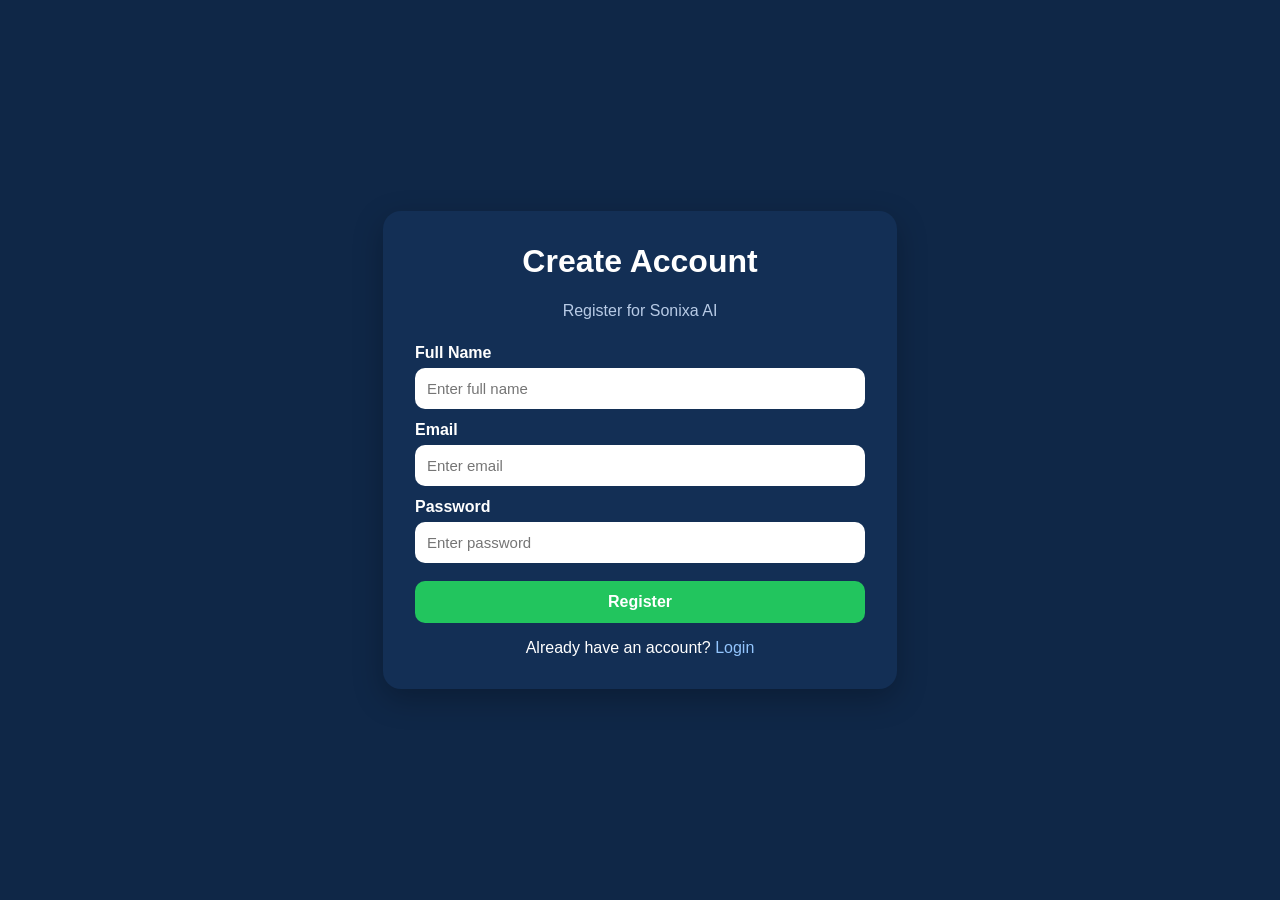
<file: static/register.html>
<!DOCTYPE html>
<html lang="en">
<head>
  <meta charset="UTF-8" />
  <meta name="viewport" content="width=device-width, initial-scale=1.0" />
  <title>Sonixa AI - Register</title>
  <style>
    body {
      margin: 0;
      font-family: Arial, sans-serif;
      background: #0f2747;
      color: white;
      display: flex;
      justify-content: center;
      align-items: center;
      min-height: 100vh;
    }
    .card {
      width: 100%;
      max-width: 450px;
      background: #132f55;
      padding: 32px;
      border-radius: 18px;
      box-shadow: 0 10px 30px rgba(0,0,0,0.25);
    }
    h1 { margin-top: 0; text-align: center; }
    .subtitle { text-align: center; color: #b8cbe6; margin-bottom: 24px; }
    label { display: block; margin: 12px 0 6px; font-weight: bold; }
    input {
      width: 100%;
      padding: 12px;
      border-radius: 10px;
      border: none;
      font-size: 15px;
      box-sizing: border-box;
    }
    button {
      width: 100%;
      margin-top: 18px;
      padding: 12px;
      border: none;
      border-radius: 10px;
      background: #22c55e;
      color: white;
      font-size: 16px;
      font-weight: bold;
      cursor: pointer;
    }
    .link { text-align: center; margin-top: 16px; }
    .link a { color: #93c5fd; text-decoration: none; }
    .msg {
      margin-top: 14px;
      text-align: center;
      color: #fde68a;
      white-space: pre-wrap;
    }
  </style>
</head>
<body>
  <div class="card">
    <h1>Create Account</h1>
    <div class="subtitle">Register for Sonixa AI</div>

    <label>Full Name</label>
    <input type="text" id="name" placeholder="Enter full name" />

    <label>Email</label>
    <input type="email" id="email" placeholder="Enter email" />

    <label>Password</label>
    <input type="password" id="password" placeholder="Enter password" />

    <button id="registerBtn">Register</button>

    <div class="msg" id="msg"></div>

    <div class="link">
      Already have an account? <a href="/static/login.html">Login</a>
    </div>
  </div>

  <script>
    const msg = document.getElementById("msg");

    document.getElementById("registerBtn").addEventListener("click", async () => {
      const name = document.getElementById("name").value.trim();
      const email = document.getElementById("email").value.trim();
      const password = document.getElementById("password").value.trim();

      msg.textContent = "Registering...";

      try {
        const res = await fetch("/register", {
          method: "POST",
          headers: { "Content-Type": "application/json" },
          body: JSON.stringify({ name, email, password })
        });

        const rawText = await res.text();
        let data = null;

        try {
          data = JSON.parse(rawText);
        } catch {
          data = { detail: rawText };
        }

        if (!res.ok) {
          msg.textContent = data.detail || data.error || "Registration failed";
          return;
        }

        localStorage.setItem("sonixa_token", data.token);
        localStorage.setItem("sonixa_user", JSON.stringify(data.user));

        msg.textContent = "Registration successful";
        window.location.href = "/static/domain.html";
      } catch (err) {
        msg.textContent = "Server error";
        console.error(err);
      }
    });
  </script>
</body>
</html>
</file>
